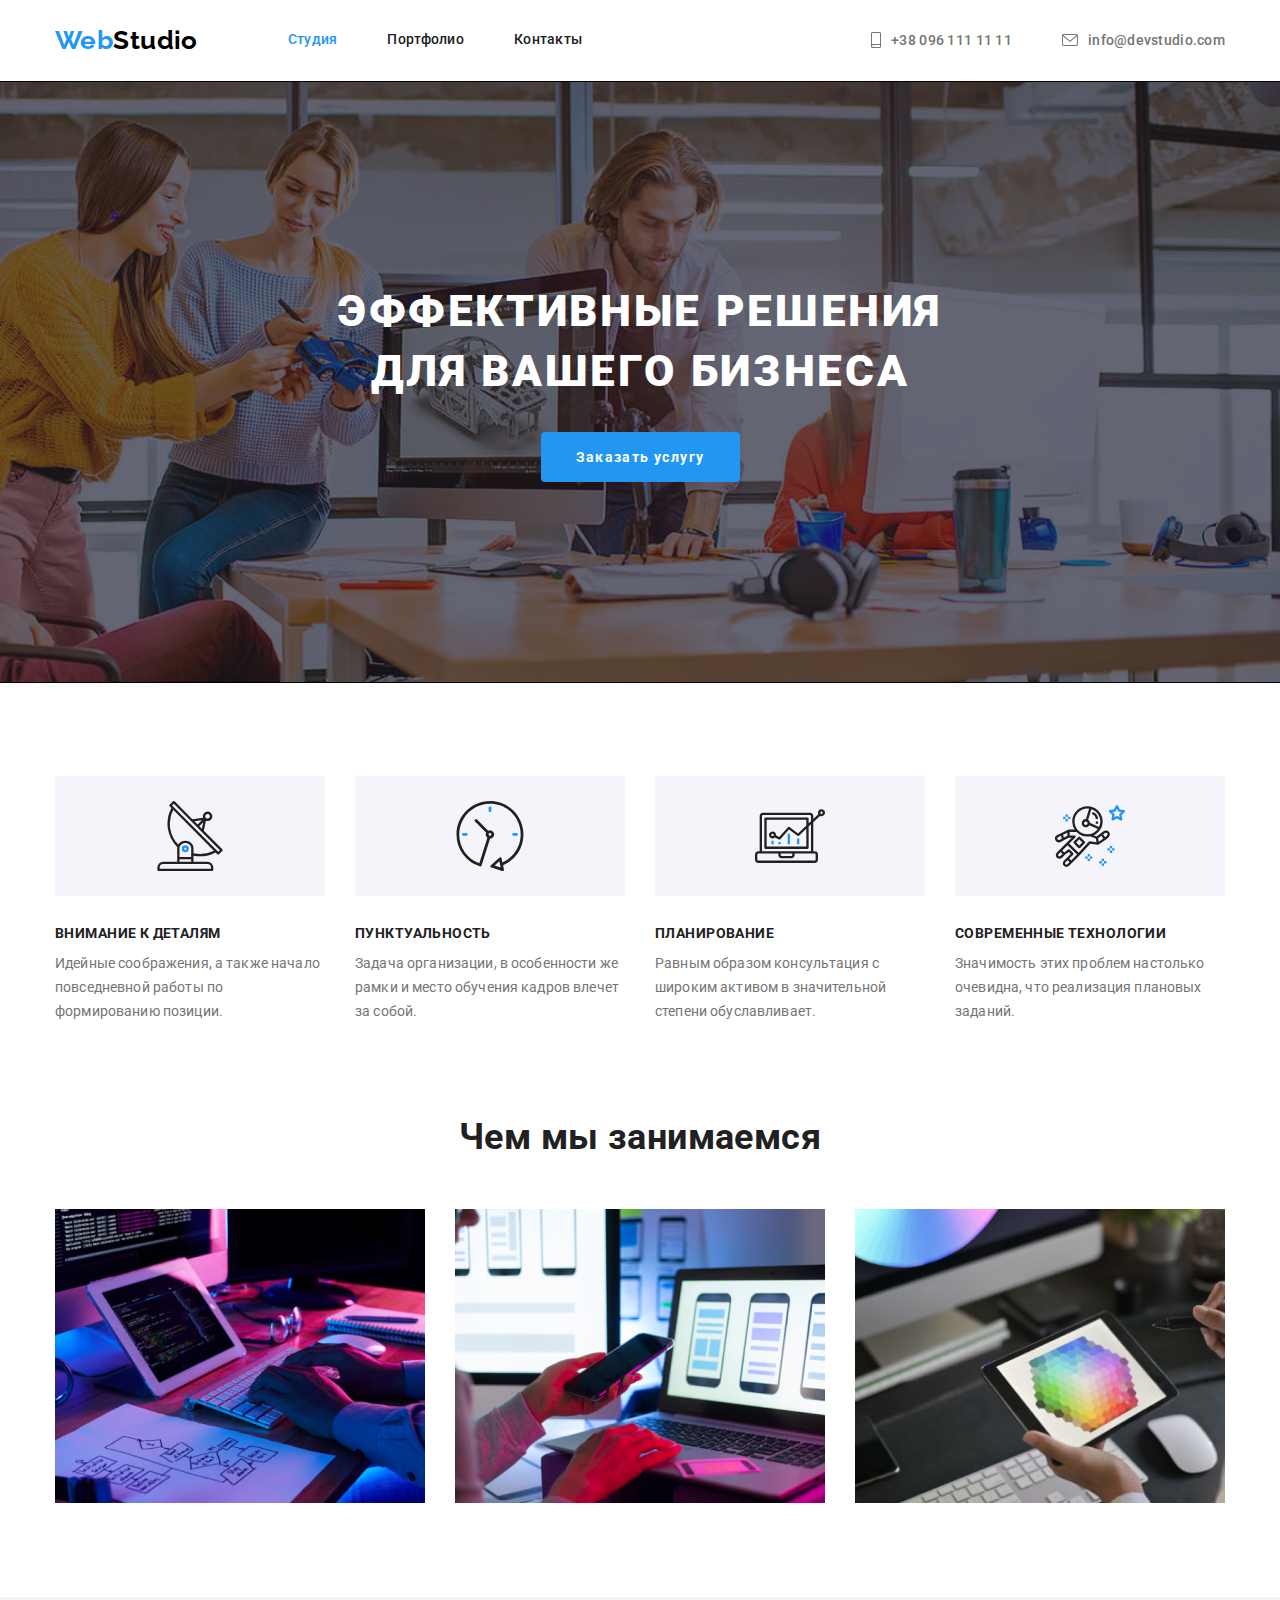
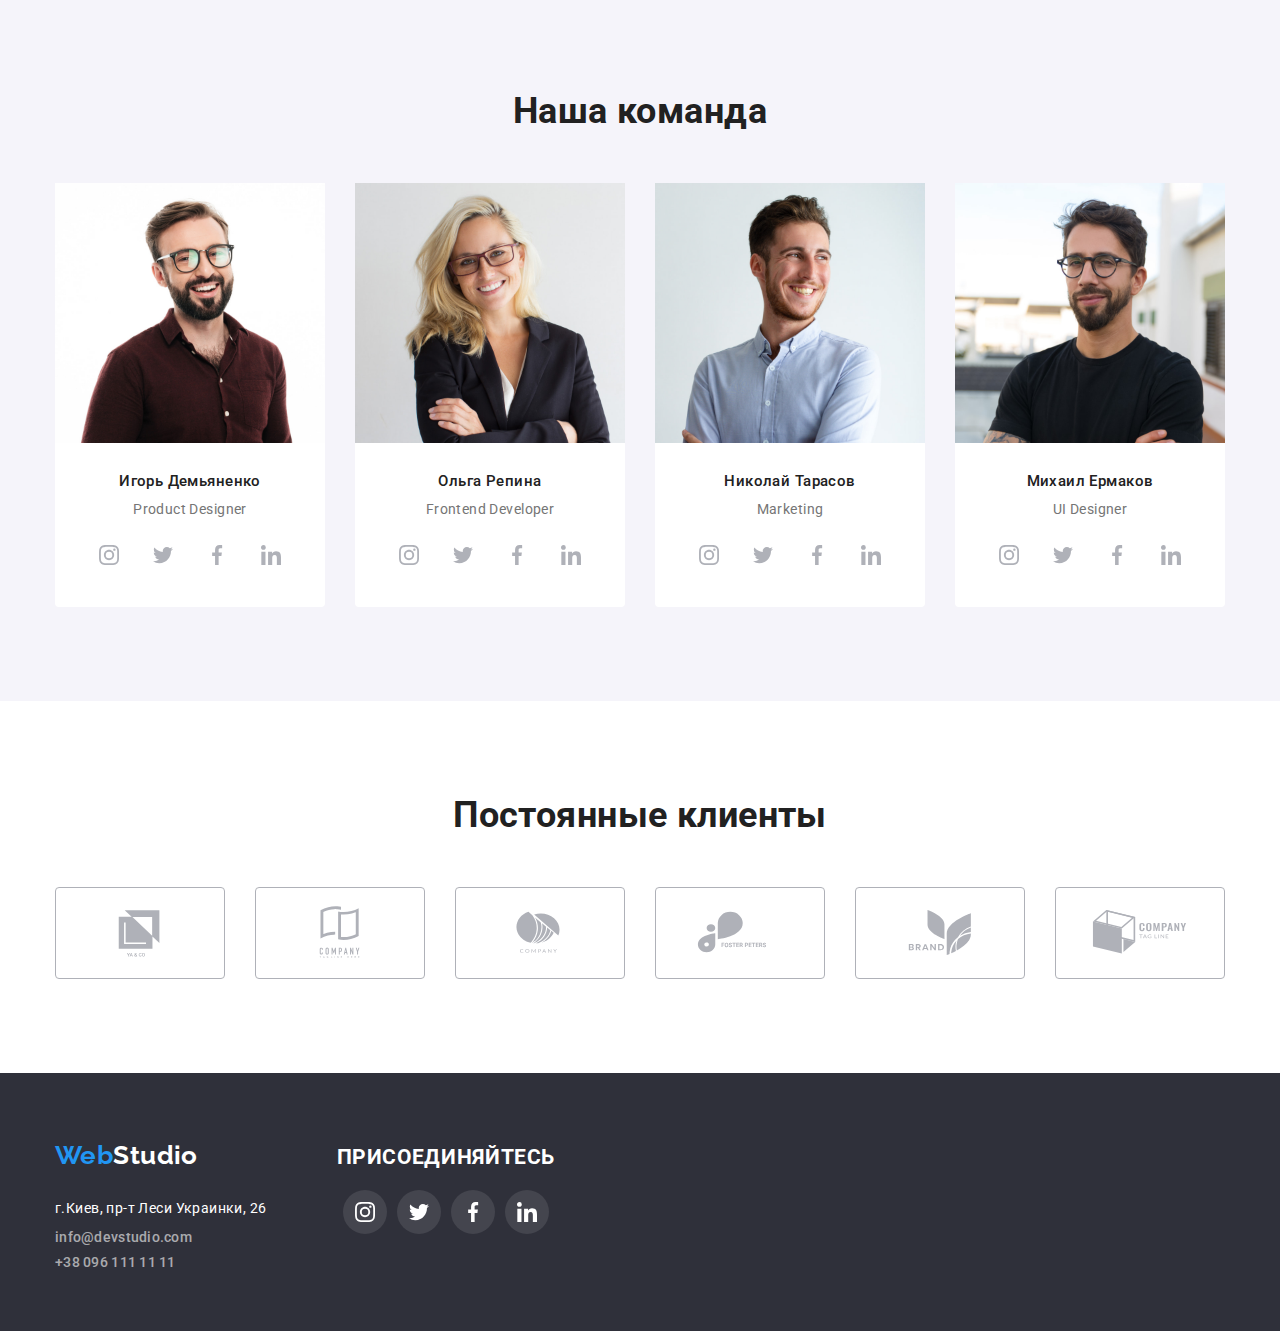
<file: index.html>
<!DOCTYPE html>
<html lang="en">
  <head>
    <meta charset="UTF-8" />
    <meta http-equiv="X-UA-Compatible" content="IE=edge" />
    <meta name="viewport" content="width=device-width, initial-scale=1.0" />
    <link rel="preconnect" href="https://fonts.googleapis.com" />
    <link rel="preconnect" href="https://fonts.gstatic.com" crossorigin />
    <link
      rel="stylesheet"
      href="https://cdnjs.cloudflare.com/ajax/libs/modern-normalize/1.1.0/modern-normalize.min.css"
      integrity="sha512-wpPYUAdjBVSE4KJnH1VR1HeZfpl1ub8YT/NKx4PuQ5NmX2tKuGu6U/JRp5y+Y8XG2tV+wKQpNHVUX03MfMFn9Q=="
      crossorigin="anonymous"
      referrerpolicy="no-referrer"
    />
    <link
      href="https://fonts.googleapis.com/css2?family=Raleway:wght@700&family=Roboto:wght@400;500;700;900&display=swap"
      rel="stylesheet"
    />

    <link
      rel="stylesheet"
      href="https://cdn.jsdelivr.net/npm/modern-normalize@1.1.0/modern-normalize.min.css"
    />

    <link rel="stylesheet" href="./css/styles.css" />
    <title>goit-markup-hw-01</title>
  </head>
  <body class="body">
    <!--------------------------------header-box-------------------------------->

    <header class="header">
      <div class="container header-container">
        <nav class="main-nav">
          <a class="logo" href="">Web<span class="logo-text">Studio</span></a>

          <ul class="site-nav">
            <li class="site-nav-link">
              <a class="link current" href="">Студия</a>
            </li>
            <li class="site-nav-link">
              <a class="link" href="./portfolio.html">Портфолио</a>
            </li>
            <li class="site-nav-link">
              <a class="link" href="">Контакты</a>
            </li>
          </ul>
        </nav>

        <ul class="auth-nav">
          <li class="site-nav-link">
            <a class="link" href="tel:+380961111111"
              ><svg class="svg-phone" width="10" height="16">
                <use
                  href="./images/svg/sprite.svg#icon-smartphone"
                ></use>
              </svg>
              +38 096 111 11 11</a
            >
          </li>
          <li class="site-nav-link">
            <a class="link" href="mailto:info@devstudio.com">
              <svg class="svg-mail" width="16" height="12">
                <use href="./images/svg/sprite.svg#icon-envelope"></use>
              </svg>
              info@devstudio.com</a
            >
          </li>
        </ul>
      </div>
    </header>

    <!------------------------main-box----------------------------->

    <main>
      <section class="hero">
        <h1 class="hero-text">Эффективные решения для вашего бизнеса</h1>
        <button class="btn-hero" type="button">Заказать услугу</button>
      </section>

      <!----------------------------<h2>Наши особенности</h2>--------------------------->

      <section class="section-first">
        <div class="container">
          <h2 class="visually-hidden">Наши особенности</h2>
          <ul class="section-list">
            <li class="section-item">
              <div class="icon">
                <svg width="70" height="70">
                  <use
                    href="./images/svg/sprite.svg#icon-antenna"
                  ></use>
                </svg>
              </div>
              <h3 class="section-title">Внимание к деталям</h3>

              <p class="text">
                Идейные соображения, а также начало повседневной работы по
                формированию позиции.
              </p>
            </li>
            <li class="section-item">
              <div class="icon">
                <svg width="70" height="70">
                  <use href="./images/svg/sprite.svg#icon-clock"></use>
                </svg>
              </div>
              <h3 class="section-title">Пунктуальность</h3>

              <p class="text">
                Задача организации, в особенности же рамки и место обучения
                кадров влечет за собой.
              </p>
            </li>
            <li class="section-item">
              <div class="icon">
                <svg width="70" height="70">
                  <use
                    href="./images/svg/sprite.svg#icon-diagram"
                  ></use>
                </svg>
              </div>

              <h3 class="section-title">Планирование</h3>

              <p class="text">
                Равным образом консультация с широким активом в значительной
                степени обуславливает.
              </p>
            </li>
            <li class="section-item">
              <div class="icon">
                <svg width="70" height="70">
                  <use
                    href="./images/svg/sprite.svg#icon-astronaut"
                  ></use>
                </svg>
              </div>
              <h3 class="section-title">Современные технологии</h3>

              <p class="text">
                Значимость этих проблем настолько очевидна, что реализация
                плановых заданий.
              </p>
            </li>
          </ul>
        </div>
      </section>

      <!----------------------------работы команды-------------------------------->

      <section class="section">
        <div class="container">
          <h2 class="title">Чем мы занимаемся</h2>
          <ul class="works-team">
            <li class="img">
              <img
                src="./images/img.jpg"
                alt="keyboard"
                width="370"
                height="294"
              />
            </li>
            <li class="img">
              <img
                src="./images/img(1).jpg"
                alt="mobile"
                width="370"
                height="294"
              />
            </li>
            <li class="img">
              <img
                src="./images/img(2).jpg"
                alt="tablet"
                width="370"
                height="294"
              />
            </li>
          </ul>
        </div>
      </section>

      <!----------------------наша команда-------------------------->
      <section class="section-team">
        <div class="container">
          <h2 class="title">Наша команда</h2>

          <ul class="item-our-team">
            <li class="team-item">
              <div class="card-thumb">
                <img
                  src="./images/img(3).jpg"
                  alt=""
                  width="270"
                  height="260"
                />
              </div>
              <div class="card-content">
                <h3 class="team">Игорь Демьяненко</h3>
                <p class="text-team">Product Designer</p>
                <ul class="social-links">
                  <li class="social-item">
                    <a class="social-link" href=""
                      ><svg class="svg-link" width="20" height="20">
                        <use
                          href="./images/svg/sprite.svg#icon-instagram"
                        ></use>
                      </svg>
                    </a>
                  </li>
                  <li class="social-item">
                    <a class="social-link" href=""
                      ><svg class="svg-link" width="20" height="20">
                        <use
                          href="./images/svg/sprite.svg#icon-twitter"
                        ></use>
                      </svg>
                    </a>
                  </li>
                  <li class="social-item">
                    <a class="social-link" href=""
                      ><svg class="svg-link" width="20" height="20">
                        <use
                          href="./images/svg/sprite.svg#icon-facebook"
                        ></use>
                      </svg>
                    </a>
                  </li>
                  <li class="social-item">
                    <a class="social-link" href=""
                      ><svg class="svg-link" width="20" height="20">
                        <use
                          href="./images/svg/sprite.svg#icon-linkedin"
                        ></use>
                      </svg>
                    </a>
                  </li>
                </ul>
              </div>
            </li>

            <li class="team-item">
              <div class="card-thumb">
                <img
                  src="./images/img(4).jpg"
                  alt=""
                  width="270"
                  height="260"
                />
              </div>
              <div class="card-content">
                <h3 class="team">Ольга Репина</h3>
                <p class="text-team">Frontend Developer</p>
                <ul class="social-links">
                  <li class="social-item">
                    <a class="social-link" href=""
                      ><svg class="svg-link" width="20" height="20">
                        <use
                          href="./images/svg/sprite.svg#icon-instagram"
                        ></use>
                      </svg>
                    </a>
                  </li>
                  <li class="social-item">
                    <a class="social-link" href=""
                      ><svg class="svg-link" width="20" height="20">
                        <use
                          href="./images/svg/sprite.svg#icon-twitter"
                        ></use>
                      </svg>
                    </a>
                  </li>
                  <li class="social-item">
                    <a class="social-link" href=""
                      ><svg class="svg-link" width="20" height="20">
                        <use
                          href="./images/svg/sprite.svg#icon-facebook"
                        ></use>
                      </svg>
                    </a>
                  </li>
                  <li class="social-item">
                    <a class="social-link" href=""
                      ><svg class="svg-link" width="20" height="20">
                        <use
                          href="./images/svg/sprite.svg#icon-linkedin"
                        ></use>
                      </svg>
                    </a>
                  </li>
                </ul>
              </div>
            </li>

            <li class="team-item">
              <div class="card-thumb">
                <img
                  src="./images/img(5).jpg"
                  alt=""
                  width="270"
                  height="260"
                />
              </div>
              <div class="card-content">
                <h3 class="team">Николай Тарасов</h3>
                <p class="text-team">Marketing</p>
                <ul class="social-links">
                  <li class="social-item">
                    <a class="social-link" href=""
                      ><svg class="svg-link" width="20" height="20">
                        <use
                          href="./images/svg/sprite.svg#icon-instagram"
                        ></use>
                      </svg>
                    </a>
                  </li>
                  <li class="social-item">
                    <a class="social-link" href=""
                      ><svg class="svg-link" width="20" height="20">
                        <use
                          href="./images/svg/sprite.svg#icon-twitter"
                        ></use>
                      </svg>
                    </a>
                  </li>
                  <li class="social-item">
                    <a class="social-link" href=""
                      ><svg class="svg-link" width="20" height="20">
                        <use
                          href="./images/svg/sprite.svg#icon-facebook"
                        ></use>
                      </svg>
                    </a>
                  </li>
                  <li class="social-item">
                    <a class="social-link" href=""
                      ><svg class="svg-link" width="20" height="20">
                        <use
                          href="./images/svg/sprite.svg#icon-linkedin"
                        ></use>
                      </svg>
                    </a>
                  </li>
                </ul>
              </div>
            </li>

            <li class="team-item">
              <div class="card-thumb">
                <img
                  src="./images/img(6).jpg"
                  alt=""
                  width="270"
                  height="260"
                />
              </div>
              <div class="card-content">
                <h3 class="team">Михаил Ермаков</h3>
                <p class="text-team">UI Designer</p>
                <ul class="social-links">
                  <li class="social-item">
                    <a class="social-link" href=""
                      ><svg class="svg-link" width="20" height="20">
                        <use
                          href="./images/svg/sprite.svg#icon-instagram"
                        ></use>
                      </svg>
                    </a>
                  </li>
                  <li class="social-item">
                    <a class="social-link" href=""
                      ><svg class="svg-link" width="20" height="20">
                        <use
                          href="./images/svg/sprite.svg#icon-twitter"
                        ></use>
                      </svg>
                    </a>
                  </li>
                  <li class="social-item">
                    <a class="social-link" href=""
                      ><svg class="svg-link" width="20" height="20">
                        <use
                          href="./images/svg/sprite.svg#icon-facebook"
                        ></use>
                      </svg>
                    </a>
                  </li>
                  <li class="social-item">
                    <a class="social-link" href=""
                      ><svg class="svg-link" width="20" height="20">
                        <use
                          href="./images/svg/sprite.svg#icon-linkedin"
                        ></use>
                      </svg>
                    </a>
                  </li>
                </ul>
              </div>
            </li>
          </ul>
        </div>
      </section>

      <!------------------------------Постоянные клиенты----------------->

      <section class="section-client">
        <div class="container">
          <h2 class="title">Постоянные клиенты</h2>
          
          <ul class="clients">

            
            <li class="client">
              <a class="client-link" href="">
                <svg  width="106" height="60">
                  <use
                    href="./images/svg/sprite.svg#icon-Logo"
                  ></use></svg
              ></a>
            </li>

            <li class="client">
              <a class="client-link" href="">
                <svg width="106" height="60">
                  <use
                    href="./images/svg/sprite.svg#icon-Logo-1"
                  ></use></svg
              ></a>
            </li>

            <li class="client">
              <a class="client-link" href="">
                <svg width="106" height="60">
                  <use
                    href="./images/svg/sprite.svg#icon-Logo-2"
                  ></use></svg
              ></a>
            </li>

            <li class="client">
              <a class="client-link" href="">
                <svg width="106" height="60">
                  <use
                    href="./images/svg/sprite.svg#icon-Logo-3"
                  ></use></svg
              ></a>
            </li>

            <li class="client">
              <a class="client-link" href="">
                <svg width="106" height="60">
                  <use
                    href="./images/svg/sprite.svg#icon-Logo-4"
                  ></use></svg
              ></a>
            </li>

            <li class="client">
              <a class="client-link" href="">
                <svg width="106" height="60">
                  <use
                    href="./images/svg/sprite.svg#icon-Logo-5"
                  ></use></svg
              ></a>
            </li>
          </ul>
        </div>
      </section>
    </main>

    <!-------------подвал страницы---------------->

    <footer class="footer-bg">
      <div class="container footer-container">
        <div class="footer-box">
          <a class="log-t" href=""
            >Web<span class="logo-text-footer">Studio</span></a
          >

          <adress class="adress">
            <p class="adress-item">г.Киев, пр-т Леси Украинки, 26</p>
            <ul class="list-footer">
              <li class="item-link">
                <a class="link" href="info@devstudio.com">info@devstudio.com</a>
              </li>
              <li class="item-link">
                <a class="link" href="+380961111111">+38 096 111 11 11</a>
              </li>
            </ul>
          </adress>
        </div>
        <div class="card-content-f">
          <h2 class="title-f">Присоединяйтесь</h2>
          <ul class="social-links">
            <li class="social-item">
              <a class="footer-social-link" href="http://facebook.com">
                <svg class="button-icon" width="20" height="20">
                  <use
                    href="./images/svg/sprite.svg#icon-instagram"
                  ></use>
                </svg>
              </a>
            </li>

            <li class="social-item">
              <a class="footer-social-link" href="http://facebook.com">
                <svg class="button-icon" width="20" height="20">
                  <use
                    href="./images/svg/sprite.svg#icon-twitter"
                  ></use>
                </svg>
              </a>
            </li>

            <li class="social-item">
              <a class="footer-social-link" href="http://facebook.com">
                <svg class="button-icon" width="20" height="20">
                  <use
                    href="./images/svg/sprite.svg#icon-facebook"
                  ></use>
                </svg>
              </a>
            </li>

            <li class="social-item">
              <a class="footer-social-link" href="http://facebook.com">
                <svg class="button-icon" width="20" height="20">
                  <use
                    href="./images/svg/sprite.svg#icon-linkedin"
                  ></use>
                </svg>
              </a>
            </li>
          </ul>
        </div>
      </div>
    </footer>
  </body>
</html>
</file>
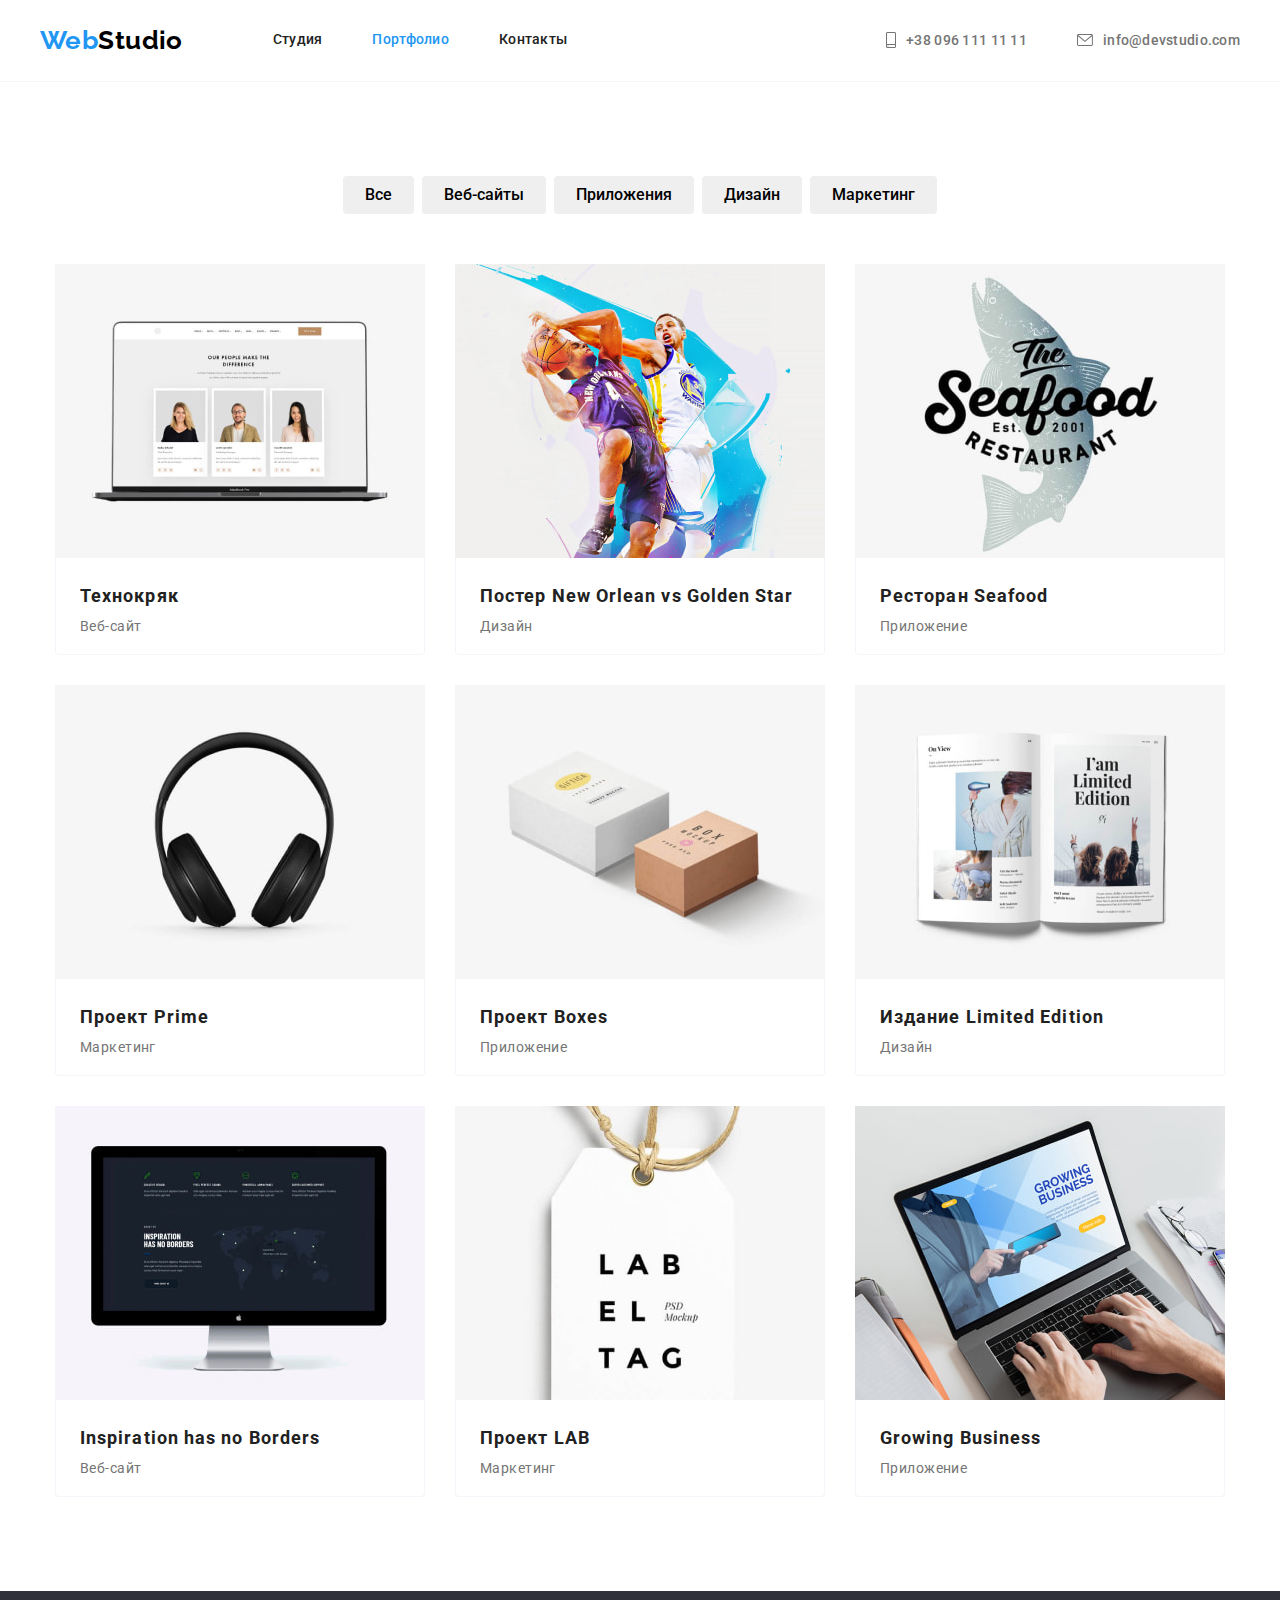
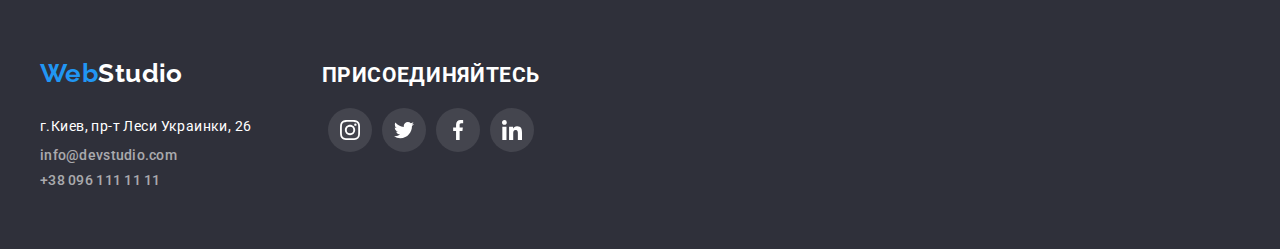
<file: portfolio.html>
<!DOCTYPE html>
<html lang="en">
  <head>
    <meta charset="UTF-8" />
    <meta http-equiv="X-UA-Compatible" content="IE=edge" />
    <meta name="viewport" content="width=device-width, initial-scale=1.0" />
    <link rel="preconnect" href="https://fonts.googleapis.com" />
    <link rel="preconnect" href="https://fonts.gstatic.com" crossorigin />
    <link
      rel="stylesheet"
      href="https://cdnjs.cloudflare.com/ajax/libs/modern-normalize/1.1.0/modern-normalize.min.css"
      integrity="sha512-wpPYUAdjBVSE4KJnH1VR1HeZfpl1ub8YT/NKx4PuQ5NmX2tKuGu6U/JRp5y+Y8XG2tV+wKQpNHVUX03MfMFn9Q=="
      crossorigin="anonymous"
      referrerpolicy="no-referrer"
    />
    <link
      href="https://fonts.googleapis.com/css2?family=Raleway:wght@700&family=Roboto:wght@400;500;700;900&display=swap"
      rel="stylesheet"
    />
    <link rel="stylesheet" href="./css/styles.css" />

    <title>goit-markup-hw-02</title>
  </head>

  <body class="body">


     <header class="header">
      <div class="container header-container">
        <nav class="main-nav">
          <a class="logo" href="">Web<span class="logo-text">Studio</span></a>

          <ul class="site-nav">
            <li class="site-nav-link">
              <a class="link" href="./index.html">Студия</a>
            </li>
            <li class="site-nav-link">
              <a class="link current" href="">Портфолио</a>
            </li>
            <li class="site-nav-link">
              <a class="link" href="">Контакты</a>
            </li>
          </ul>
        </nav>

        <ul class="auth-nav">
          <li class="site-nav-link">
            <a class="link" href="tel:+380961111111"
              ><svg class="svg-mail" width="10" height="16">
                <use
                  href="./images/svg/sprite.svg#icon-smartphone"
                ></use>
              </svg>
              +38 096 111 11 11</a
            >
          </li>
          <li class="site-nav-link">
            <a class="link" href="mailto:info@devstudio.com">
              <svg class="svg-phone" width="16" height="12">
                <use href="./images/svg/sprite.svg#icon-envelope"></use>
              </svg>
              info@devstudio.com</a
            >
          </li>
        </ul>
      </div>
    </header>

    <!---------------------ссылки на проекты------------------------->

    <main>
      <section class="section">
        <div class="container">
          <h1 class="visually-hidden">Portfolio</h1>
          <ul class="projects filter">
            <li class="button">
              <button class="btn" type="button">Все</button>
            </li>
            <li class="button">
              <button class="btn" type="button">Веб-сайты</button>
            </li>
            <li class="button">
              <button class="btn" type="button">Приложения</button>
            </li>
            <li class="button">
              <button class="btn" type="button">Дизайн</button>
            </li>
            <li class="button">
              <button class="btn" type="button">Маркетинг</button>
            </li>
          </ul>

          <!------------------------Наши проекты-------------------------->

          <ul class="card-set">
            <li class="portfolio-item">
              <a href="img-link">
                <img src="./images/project-1.jpg" alt="Веб-сайт" />

                <div class="card-content">
                  <h2 class="projects-title">Технокряк</h2>
                  <p class="card-text">Веб-сайт</p>
                </div>
              </a>
            </li>

            <li class="portfolio-item">
              <a href="img-link">
                <img
                  src="./images/project-2.jpg"
                  class="projects"
                  alt="Веб-сайт"
                />
                <div class="card-content">
                  <h2 class="projects-title">
                    Постер New Orlean vs Golden Star
                  </h2>
                  <p class="card-text">Дизайн</p>
                </div>
              </a>
            </li>

            <li class="portfolio-item">
              <a href="img-link" 
                ><img
                  src="./images/project-3.jpg"
                  class="projects"
                  alt="Веб-сайт"
                />
                <div class="card-content">
                  <h2 class="projects-title">Ресторан Seafood</h2>
                  <p class="card-text">Приложение</p>
                </div>
              </a>
            </li>

            <li class="portfolio-item">
              <a href="img-link">
                <img
                  src="./images/project-4.jpg"
                  class="projects"
                  alt="Веб-сайт"
                />
              
              <div class="card-content">
                <h2 class="projects-title">Проект Prime</h2>
                <p class="card-text">Маркетинг</p>
              </div>
            </a>
            </li>

            <li class="portfolio-item">
              <a href="img-link">
                <img
                  src="./images/project-5.jpg"
                  class="projects"
                  alt="Веб-сайт"
                />
                <div class="card-content">
                  <h2 class="projects-title">Проект Boxes</h2>
                  <p class="card-text">Приложение</p>
                </div>
              </a>
            </li>

            <li class="portfolio-item">
              <a href="img-link">
                <img
                  src="./images/project-6.jpg"
                  class="projects"
                  alt="Веб-сайт"
                />
                <div class="card-content">
                  <h2 class="projects-title">Издание Limited Edition</h2>
                  <p class="card-text">Дизайн</p>
                </div>
              </a>
            </li>

            <li class="portfolio-item">
              <a href="img-link"
                ><img
                  src="./images/project-7.jpg"
                  class="projects"
                  alt="Веб-сайт"
                />

                <div class="card-content">
                  <h2 class="projects-title">Inspiration has no Borders</h2>
                  <p class="card-text">Веб-сайт</p>
                </div>
              </a>
            </li>

            <li class="portfolio-item">
              <a href="img-link"
                ><img
                  src="./images/project-8.jpg"
                  class="projects"
                  alt="Веб-сайт"
                />

                <div class="card-content">
                  <h2 class="projects-title">Проект LAB</h2>
                  <p class="card-text">Маркетинг</p>
                </div>
              </a>
            </li>

            <li class="portfolio-item">
              <a href="img-link"
                ><img
                  src="./images/project-9.jpg"
                  class="projects"
                  alt="Веб-сайт"
                />
                <div class="card-content">
                  <h2 class="projects-title">Growing Business</h2>
                  <p class="card-text">Приложение</p>
                </div>
              </a>
            </li>
          </ul>
        </div>
      </section>
    </main>
    <!------------------------------подвал страницы------------------------------>

    <footer class="footer-bg">
      <div class="container footer-container">
        <div class="footer-box">
          <a class="log-t" href=""
            >Web<span class="logo-text-footer">Studio</span></a
          >

          <adress class="adress">
            <p class="adress-item">г.Киев, пр-т Леси Украинки, 26</p>
            <ul class="list-footer">
              <li class="item-link">
                <a class="link" href="info@devstudio.com">info@devstudio.com</a>
              </li>
              <li class="item-link">
                <a class="link" href="+380961111111">+38 096 111 11 11</a>
              </li>
            </ul>
          </adress>
        </div>
        <div class="card-content-f">
          <h2 class="title-f">Присоединяйтесь</h2>
          <ul class="social-links">
            <li class="social-item">
              <a class="footer-social-link" href="http://facebook.com">
                <svg class="button-icon" width="20" height="20">
                  <use
                    href="./images/svg/sprite.svg#icon-instagram"
                  ></use>
                </svg>
              </a>
            </li>

            <li class="social-item">
              <a class="footer-social-link" href="http://facebook.com">
                <svg class="button-icon" width="20" height="20">
                  <use
                    href="./images/svg/sprite.svg#icon-twitter"
                  ></use>
                </svg>
              </a>
            </li>

            <li class="social-item">
              <a class="footer-social-link" href="http://facebook.com">
                <svg class="button-icon" width="20" height="20">
                  <use
                    href="./images/svg/sprite.svg#icon-facebook"
                  ></use>
                </svg>
              </a>
            </li>

            <li class="social-item">
              <a class="footer-social-link" href="http://facebook.com">
                <svg class="button-icon" width="20" height="20">
                  <use
                    href="./images/svg/sprite.svg#icon-linkedin"
                  ></use>
                </svg>
              </a>
            </li>
          </ul>
        </div>
      </div>
    </footer>
  </body>
</html>
</file>
<file: css/styles.css>
:root {
  --color-text: #757575;
  --color-title: #212121;
  --color-accent: #2196f3;
  --studio-color: black;
  --hero-text-color: #ffffff;
  --background-team-color: #f5f4fa;
  --background-footer: #2f303a;
  --footer-studio: white;
  --futer-contacts: #ffffff99;
  --border-radius: 0px 0px 4px 4px;
  --card-set-gap: 30px;
  --card-shadow: 0px 1px 3px rgba(0, 0, 0, 0.12),
    0px 1px 1px rgba(0, 0, 0, 0.14), 0px 2px 1px rgba(0, 0, 0, 0.2);
  --list-style: none;
  --text-decoration: none;
}

h1,
h2,
h3,
h4,
h5,
h6,
p {
  margin-top: 0px;
  margin-bottom: 0px;
}

a {
  text-decoration: var(--text-decoration);
}

ul {
  list-style: var(--list-style);
}

html {
  box-sizing: border-box;
}

.header {
  border-bottom: 1px solid var(--background-team-color);
  padding-top: 25px;
  padding-bottom: 25px;
}

.body {
  font-family: Roboto, sans-serif;
  font-size: 14px;
  color: var(--color-text);
  font-style: normal;
  letter-spacing: 0.03em;
  margin: 0;
}

img {
  display: block;
  max-width: 100%;
  height: auto;
}

.container {
  margin-left: auto;
  margin-right: auto;
  width: 1200px;
  padding-left: 15px;
  padding-right: 15px;
}

/******************header-box*******************/

.header-container {
  display: flex;
  align-items: center;
}

.main-nav {
  display: flex;
  align-items: center;
}

.auth-nav .site-nav {
  display: flex;
  padding-left: 0px;
  margin-top: 0px;
  margin-bottom: 0px;
  list-style: none;
}

.auth-nav .link {
  font-weight: 500;
  line-height: 16px;
  letter-spacing: 0.02em;
  color: var(--primary-text-calor);
}

.main-nav {
  display: flex;
  align-items: center;
}

/*логотип*/

.logo {
  display: inline-block;
  color: #2196f3;
  font-weight: 700;
  font-size: 26px;
  line-height: 1.19;
  font-family: "Raleway";
  padding: 0px;
  margin-right: 90px;
}

.logo-text {
  color: black;
}

/***************** кнопки навигации ******************/
.auth-nav > .site-nav-link:not(:last-child) {
  margin-right: 50px;
}

.site-nav > .site-nav-link:not(:last-child) {
  margin-right: 50px;
}

.site-nav {
  display: flex;
  font-weight: 500;
  margin-top: 0;
  margin-bottom: 0;
  padding: 0;
  color: var(--color-title);
}

.auth-nav {
  display: flex;
  color: var(--color-text);
  margin-left: auto;
  margin-top: 0;
  margin-bottom: 0;
  padding-left: 0;
}

.link {
  display: block;
  font-weight: 500;
  font-size: 14px;
  line-height: 1.14;
  letter-spacing: 0.02em;
  color: var(--color-title);
}

.site-nav .link.current {
  color: var(--color-accent);
}

.site-nav .link {
  padding-top: 0;
  padding-bottom: 0;
}

.auth-nav .link {
  display: flex;
  align-items: center;
}

.auth-nav .site-nav-link::before {
  content: "";
  display: block;
  background-size: contain;
  background-repeat: no-repeat;
  background-position: center;
  background-color: var(--hero-text-color);
}

.svg-mail,
.svg-phone {
  margin-right: 10px;
  fill: currentColor;
}

.link:hover,
.link:focus,
.auth-nav .link:hover,
.auth-nav .link:focus {
  color: var(--color-accent);
}

/************************блок навигации***********************/

.nav-link-current {
  font-weight: 500;
  line-height: 1.14;
  color: #2196f3;
  letter-spacing: 0.02em;
}

.nav-link {
  font-weight: 500;
  line-height: 1.14;
  color: #212121;
  letter-spacing: 0.02em;
}

.btn {
  padding-top: 6px;
  padding-bottom: 6px;
  padding-right: 22px;
  padding-left: 22px;
  border: 0;
  font-family: inherit;
  font-weight: 500;
  font-size: 16px;
  line-height: 1.62;
  border-radius: 4px;
}

.btn:focus,
.btn:hover {
  color: #ffffff;
  background-color: #2196f3;
  box-shadow: 
  0px 3px 1px rgba(0, 0, 0, 0.1), 
  0px 1px 2px rgba(0, 0, 0, 0.08), 
  0px 2px 2px rgba(0, 0, 0, 0.12);
}

/*********************блок герой********************/

.hero {
  max-width: 1600px;
  height: 600px;
  margin-left: auto;
  margin-right: auto;
  outline: 1px solid black;
  background: #2f303a;
  text-align: center;
  background-image: linear-gradient(
      to right,
      rgba(47, 48, 58, 0.4),
      rgba(47, 48, 58, 0.4)
    ),
    url(../images/overlay.jpg);
  background-size: cover;
  background-position: 100%;
  width: auto;
  height: auto;
  padding-top: 200px;
  padding-bottom: 200px;
}

.hero-text {
  margin-left: auto;
  margin-right: auto;
  width: 700px;
  margin-bottom: 30px;

  color: var(--hero-text-color);
  font-weight: 900;
  font-size: 44px;
  line-height: 1.36;
  letter-spacing: 0.06em;
  text-transform: uppercase;
}

.btn-hero {
  display: inline-block;
  border: none;
  padding-top: 17px;
  padding-bottom: 17px;
  padding-left: 35px;
  padding-right: 35px;
  border-radius: 4px;
  font-weight: 700;
  letter-spacing: 0.1em;
  color: var(--hero-text-color);
  background: var(--color-accent);
}

/*******************Наши особенности******************/

.section {
  padding-top: 94px;
  padding-bottom: 94px;
}

.section-first {
  padding-top: 94px;

  padding-left: auto;
  padding-right: auto;
}

.section-team {
  padding-top: 94px;
  padding-bottom: 94px;
}

.text {
  font-size: 14px;
  line-height: 1.71;
  letter-spacing: 0.01em;
  color: #757575;
}

.section-list {
  display: flex;
  padding-left: 0px;
  margin-top: 0;
  margin-bottom: 0;
}

.section-list:not(:last-child) {
  display: flex;
  width: 270px;
  margin-right: 20px;
}

.section-item {
  width: 270px;
}

.icon {
  display: flex;
  align-items: center;
  justify-content: center;
  height: 120px;  
  margin-bottom: 30px;
  background-color: #f5f4fa;
}

.section-item:not(:last-child) {
  margin-right: 30px;
}

.visually-hidden {
  position: absolute;
  width: 1px;
  height: 1px;
  margin: -1px;
  border: 0;
  padding: 0;
  white-space: nowrap;
  clip-path: inset(100%);
  clip: rect(0 0 0 0);
  overflow: hidden;
}

.section-title {
  margin-bottom: 10px;
  text-transform: uppercase;
  font-weight: 700;
  font-size: 14px;
  line-height: 1.14;
  color: var(--color-title);
}

/*******************работы команды**********************/

.works-team {
  display: flex;
  padding: 0px;
  margin: 0;
}

.img:not(:last-child) {
  display: block;
  max-width: 100%;
  margin-right: 30px;
}

.title {
  font-weight: 700;
  font-size: 36px;
  line-height: 1.16;
  text-align: center;
  color: var(--color-title);
  margin-bottom: 50px;
}

/***************** Наша команда ********************/

.section-team {
  background-color: var(--background-team-color);
  padding-top: 94px;
  padding-bottom: 94px;
}


.item-our-team {
  display: flex;
  justify-content: center;
  margin: 0px;
  padding-left: 0px;
}

.team-item:not(:last-child) {
  width: 270px;
  margin-right: 30px;
}

.team-item .img {
  margin-bottom: 30px;
}

.section-team .text {
  font-size: 16px;
  line-height: 1.18;
  text-align: center;
  margin-bottom: 94px;
}

.team {
  font-weight: 500;
  font-size: 15px;
  line-height: 1.19;
  text-align: center;
  color: var(--color-title);
  margin-bottom: 10px;
}

.text-team {
  text-align: center;
  margin-bottom: 16px;
}


.social-links {
  display: flex;
  justify-content: center;
  margin: 0;
  padding: 0;
  /* margin-top: 20px; */
}

.footer-social-link {
  fill: #ffffff;
}

.footer-social-link:hover,
.footer-social-link:focus {
  background-color: #2196f3;  
}

.social-link {
  display: flex;
  align-items: center;
  justify-content: center;
  width: 100%;
  height: 100%;
  border-radius: 50%;
  color: #afb1b8;
}

.svg-link {
  fill: currentColor;
}

.social-item {
  width: 44px;
  height: 44px;
  border-radius: 50%;
}

.social-link:hover,
.social-link:focus {
  background-color: var(--color-accent);
  color: #ffffff;
}

.social-item:hover,
.social-item:focus {
  background-color: #2196f3;
}

.social-item:not(:last-child) {
  margin-right: 10px;
}

/*****************Наши клиенты**********************/
.clients {
  display: flex;
  justify-content: center;
  padding: 0;
  margin: 0;
  padding-left: 0px;
}

.clients a {
  display: flex;
  width: 100%;
  height: 100%;
  justify-content: center;
  align-items: center;
  fill:#afb1b8;
  border-color: 1px solid #afb1b8;
  border-radius: 4px;
  width: 170px;
  height: 92px;
  
}

.client-link {
  border: 1px solid #afb1b8 ;
}

.client-link:hover,
.client-link:focus,
.client svg:hover,
.client svg:focus {
  fill: #2196f3;
  border-color: #2196f3;
}

.client:not(:last-child) {
  margin-right: 30px;
}

.section-client {
  background-color: var(--hero-text-color);
  padding-top: 94px;
  padding-bottom: 94px;
}

/**********************подвал страницы********************/

.footer-bg {
  background-color: var(--background-footer);
  padding-top: 60px;
  padding-bottom: 60px;
  margin-top: 0;
  margin-bottom: 0;
}

.footer-container {
  display: flex;
  align-items: baseline;
}

.footer-box {
  margin-right: 70px;
}

.footer-social-link {
  display: flex;
  align-items: center;
  justify-content: center;
  width: 100%;
  height: 100%;
  border-radius: 50%;
  background-color: rgba(255, 255, 255, 0.1);
}

.footer-bg,
.adress,
.list-footer,
.link {
  padding-left: 0;
}

.list-footer {
  margin: 0;
}

.adress,
.logo-text-footer {
  font-style: normal;
  line-height: 1.71;
  color: var(--hero-text-color);
}

.adress-item {
  margin-bottom: 9px;
}

.list-footer .link:hover,
.list-footer .link:focus {
  color: var(--color-accent);
}

.list-footer .link {
  color: rgba(255, 255, 255, 0.6);
}

.item-link:not(:last-child) {
  margin-bottom: 9px;
}

.log-t {
  display: block;
  color: #2196f3;
  font-weight: 700;
  font-size: 26px;
  line-height: 1.19;
  font-family: "Raleway";
  margin-bottom: 20px;
}

.title-f {
  display: inline-block;
  font-weight: 700;
  line-height: 1.14;
  letter-spacing: 0.03em;
  text-transform: uppercase;
  color: #ffffff;
  
  margin: 0;
  padding: 0;
  margin-bottom: 20px;
}
.card-content-f {
  display: block;
}

/**********************портфолио*******************/
.projects.filter {
  display: flex;
  justify-content: center;
  margin-top: 0;
  padding: 0;
  margin-left: auto;
  margin-right: auto;
  margin-bottom: 50px;
  font-weight: 500;
  font-size: 16px;
  line-height: 1.6;
  text-align: center;
  letter-spacing: 0.03em;
}

.button {
  display: inline-block;
  cursor: pointer;
  border-radius: 4px;
}

.button:not(:last-child) {
  margin-right: 8px;
}
/**********************карточки-портфолио*******************/

.card-set {
  display: flex;
  flex-wrap: wrap;
  justify-content: center;
  padding-right: 0px;
  padding-left: 0px;
  margin-top: 0px;
  margin-bottom: 0px;
}

.card-set img {
  display: block;
}

.card-text {
  color: var(--color-text);
}
.portfolio-item a {
  display: block;
}

.card-set .portfolio-item {
  width: 370px;
  margin-right: 30px;
  margin-bottom: 30px;
}

.portfolio-item:nth-child(3n) {
  margin-right: 0px;
}

.portfolio-item:nth-last-child(-n + 3) {
  margin-bottom: 0px;
}

.portfolio-item:hover,
.portfolio-item:focus {
  box-shadow: 0px 1px 1px rgba(0, 0, 0, 0.12), 0px 4px 4px rgba(0, 0, 0, 0.06), 1px 4px 6px rgba(0, 0, 0, 0.16);
}

.card-set div {
  border-right: 1px solid var(--background-team-color);
  border-bottom: 1px solid var(--background-team-color);
  border-left: 1px solid var(--background-team-color);
  padding: 20px 24px;
}

.projects-title {
  margin-bottom: 4px;
  font-weight: 700;
  font-size: 18px;
  line-height: 2;
  letter-spacing: 0.06em;
  color: var(--color-title);
}

.card-content {
  background: #ffffff;
  border-radius: 0px 0px 4px 4px;
  padding-top: 30px;
  padding-bottom: 30px;
  /* box-shadow: 0px 1px 3px rgba(0, 0, 0, 0.12), 0px 1px 1px rgba(0, 0, 0, 0.14),
    0px 2px 1px rgba(0, 0, 0, 0.2); */
}

.card-content .text {
  align-items: center;
  margin-top: 10px;
  margin-bottom: 4px;
  text-align: center;
  padding-bottom: 30px;
}
</file>
